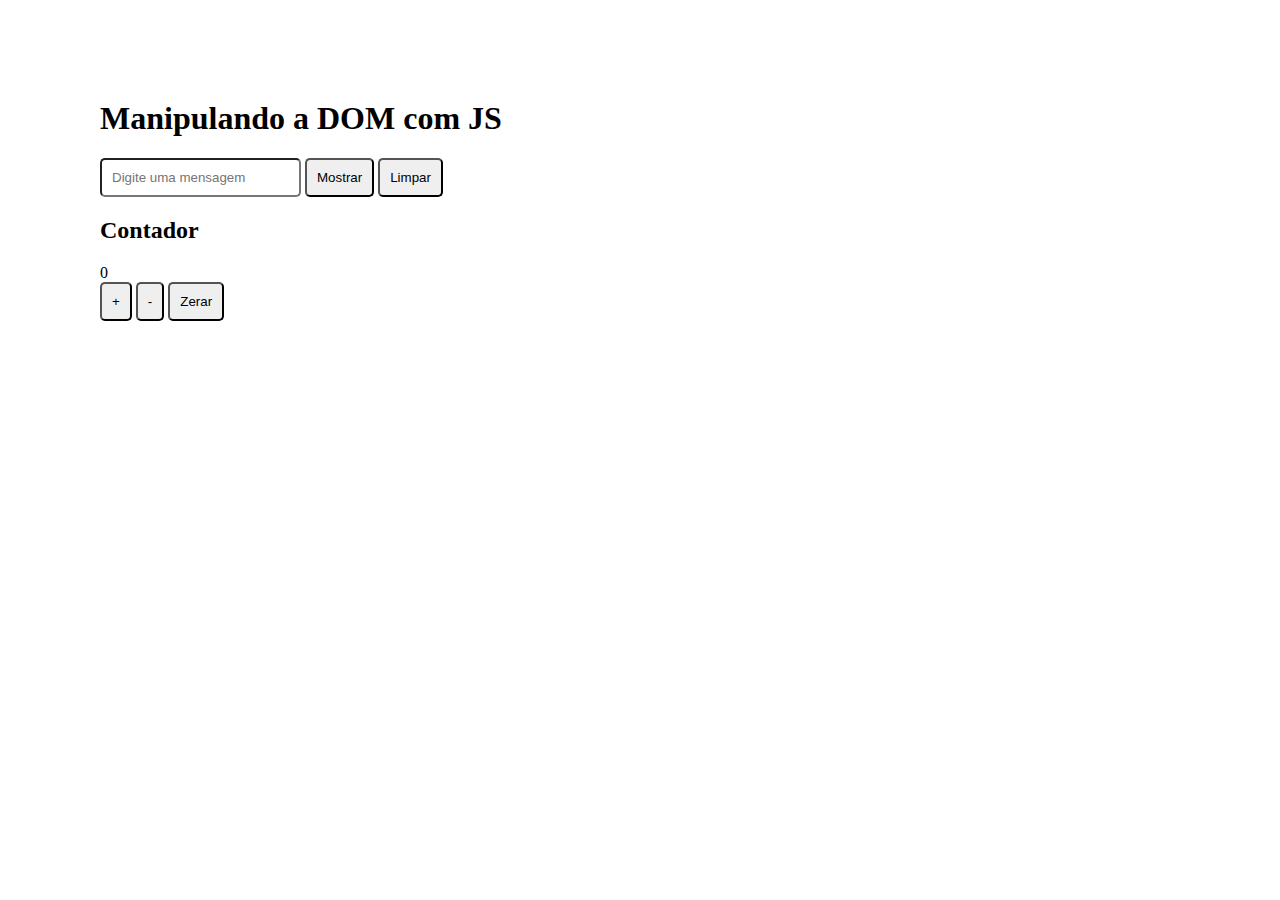
<file: Atividade implementação JS-DOM/index.html>
<!DOCTYPE html>
<html lang="en">
  <head>
    <meta charset="UTF-8" />
    <meta name="viewport" content="width=device-width, initial-scale=1.0" />
    <title>Manipulando a dom com JS</title>

    <style>
      body {
        margin-left: 100px;
        margin-top: 100px;
      }

      input {
        padding: 10px;
        border-radius: 5px;
      }

      button {
        padding: 10px;
        border-radius: 5px;
      }
    </style>
  </head>
  <body>
    <h1>Manipulando a DOM com JS</h1>

    <input type="text" id="entrada" placeholder="Digite uma mensagem" />
    <button class="btnMostrar" onclick="ExibirTexto()">Mostrar</button>
    <button class="btnLimpar" onclick="LimparTexto()">Limpar</button>

    <div id="resultado"></div>

    <h2>Contador</h2>
    <div id="contador">0</div>
    <button id="btnMais" onclick="incrementarContador()">+</button>
    <button id="btnMenos" onclick="decrementarContador()">-</button>
    <button id="btnZerar" onclick="zerarContador()">Zerar</button>

    <script src="index.js"></script>
  </body>
</html>
</file>
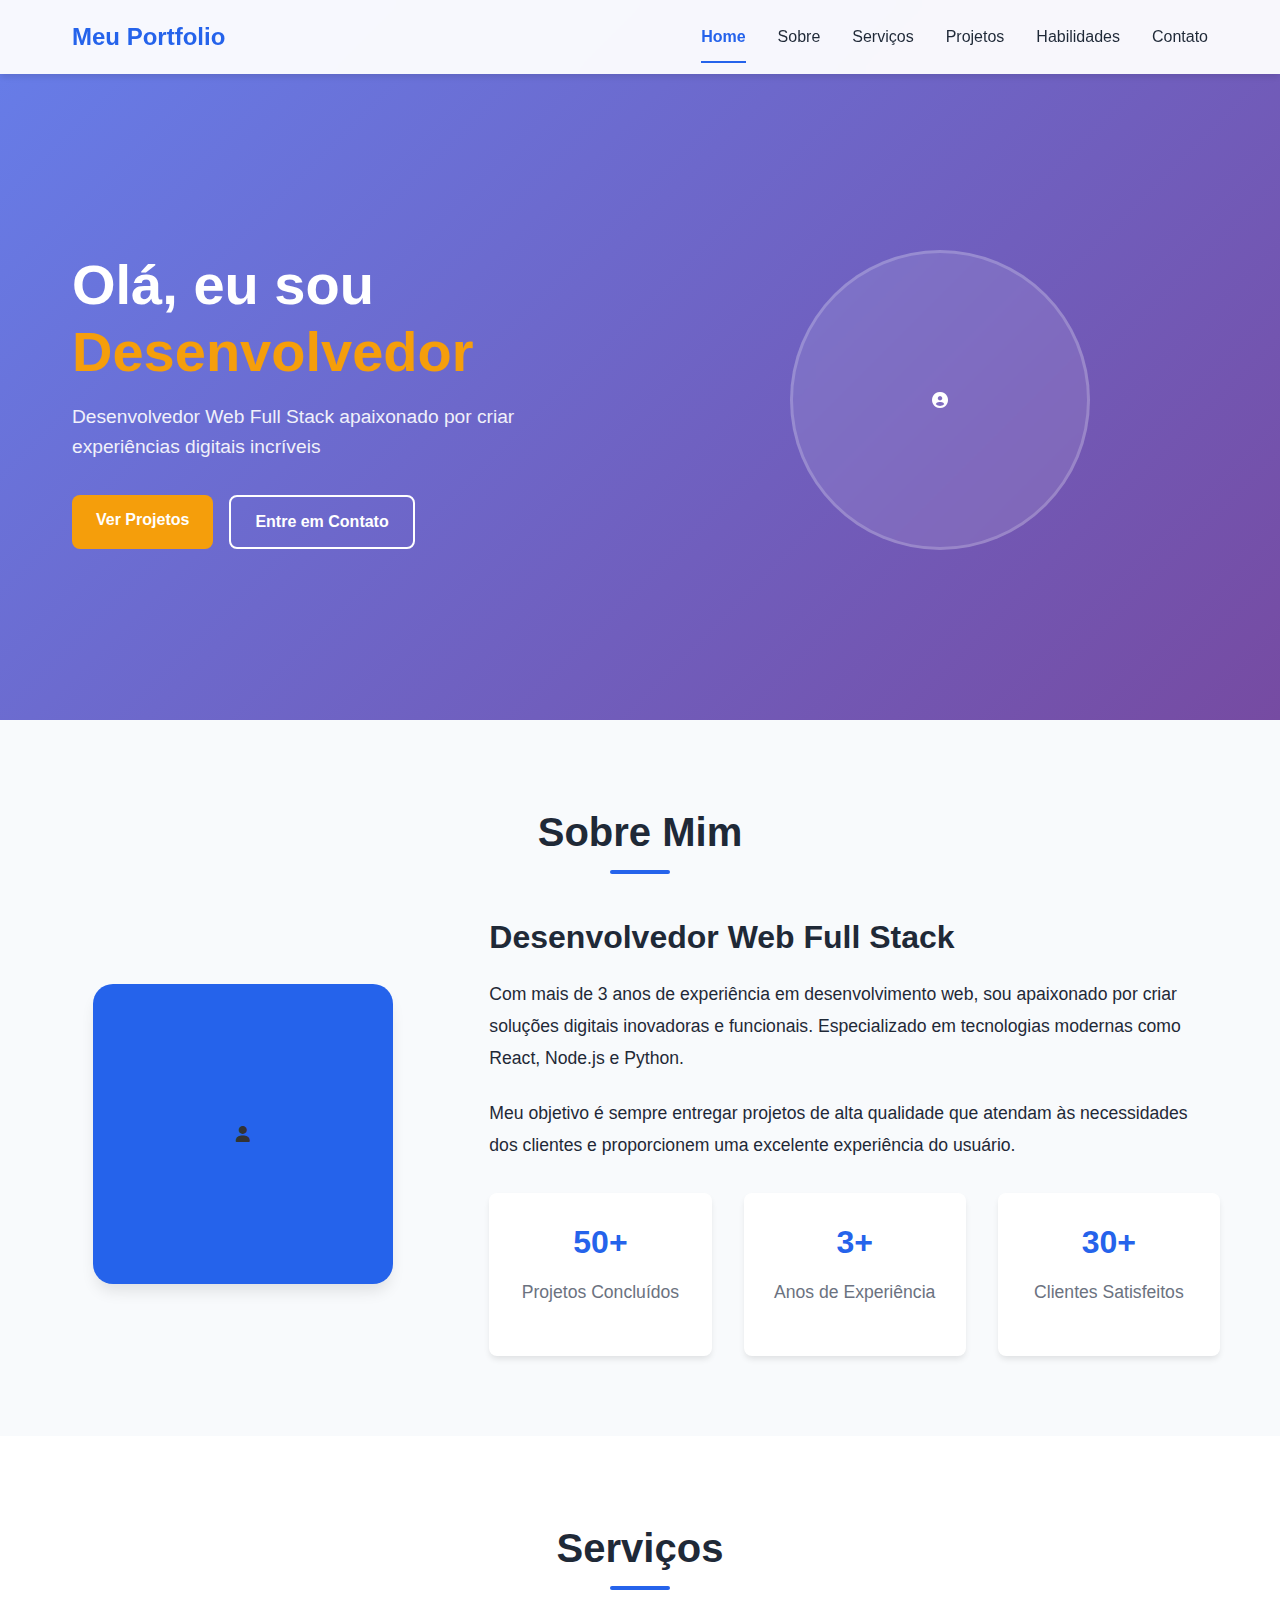
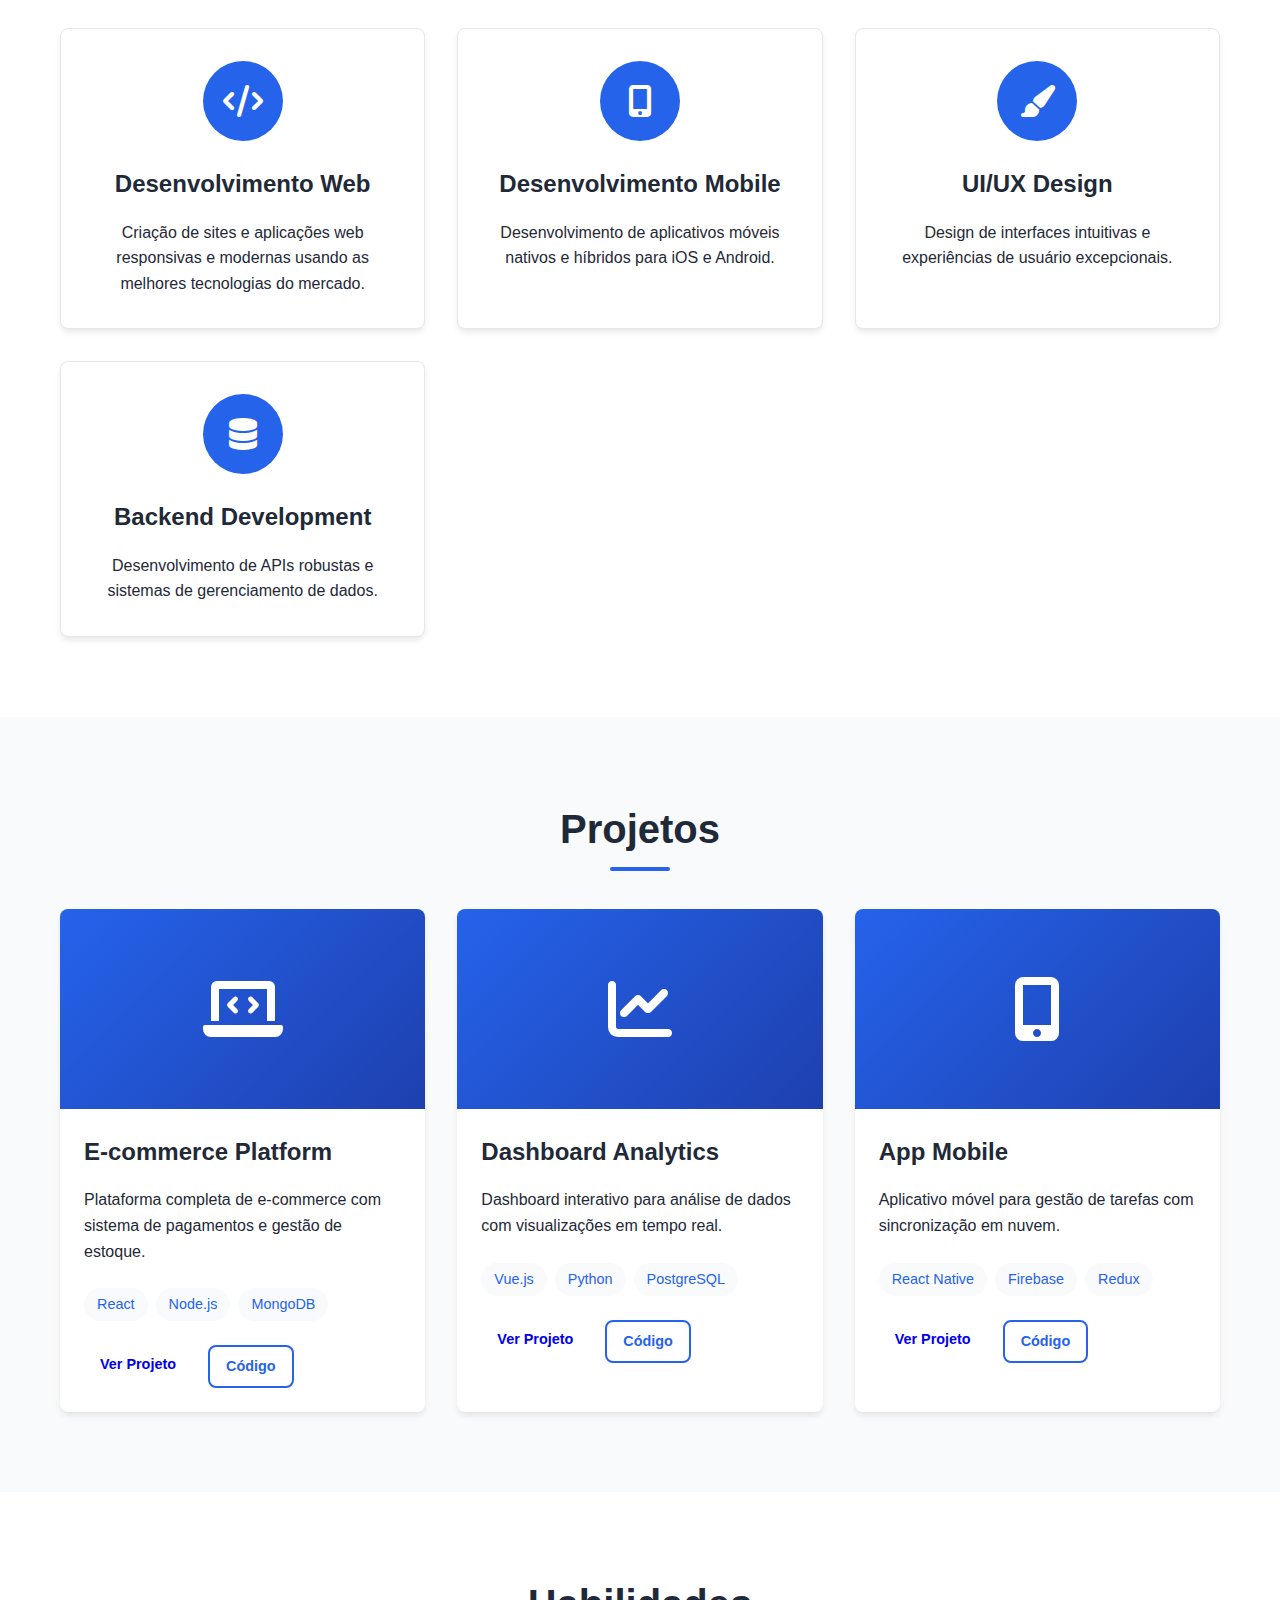
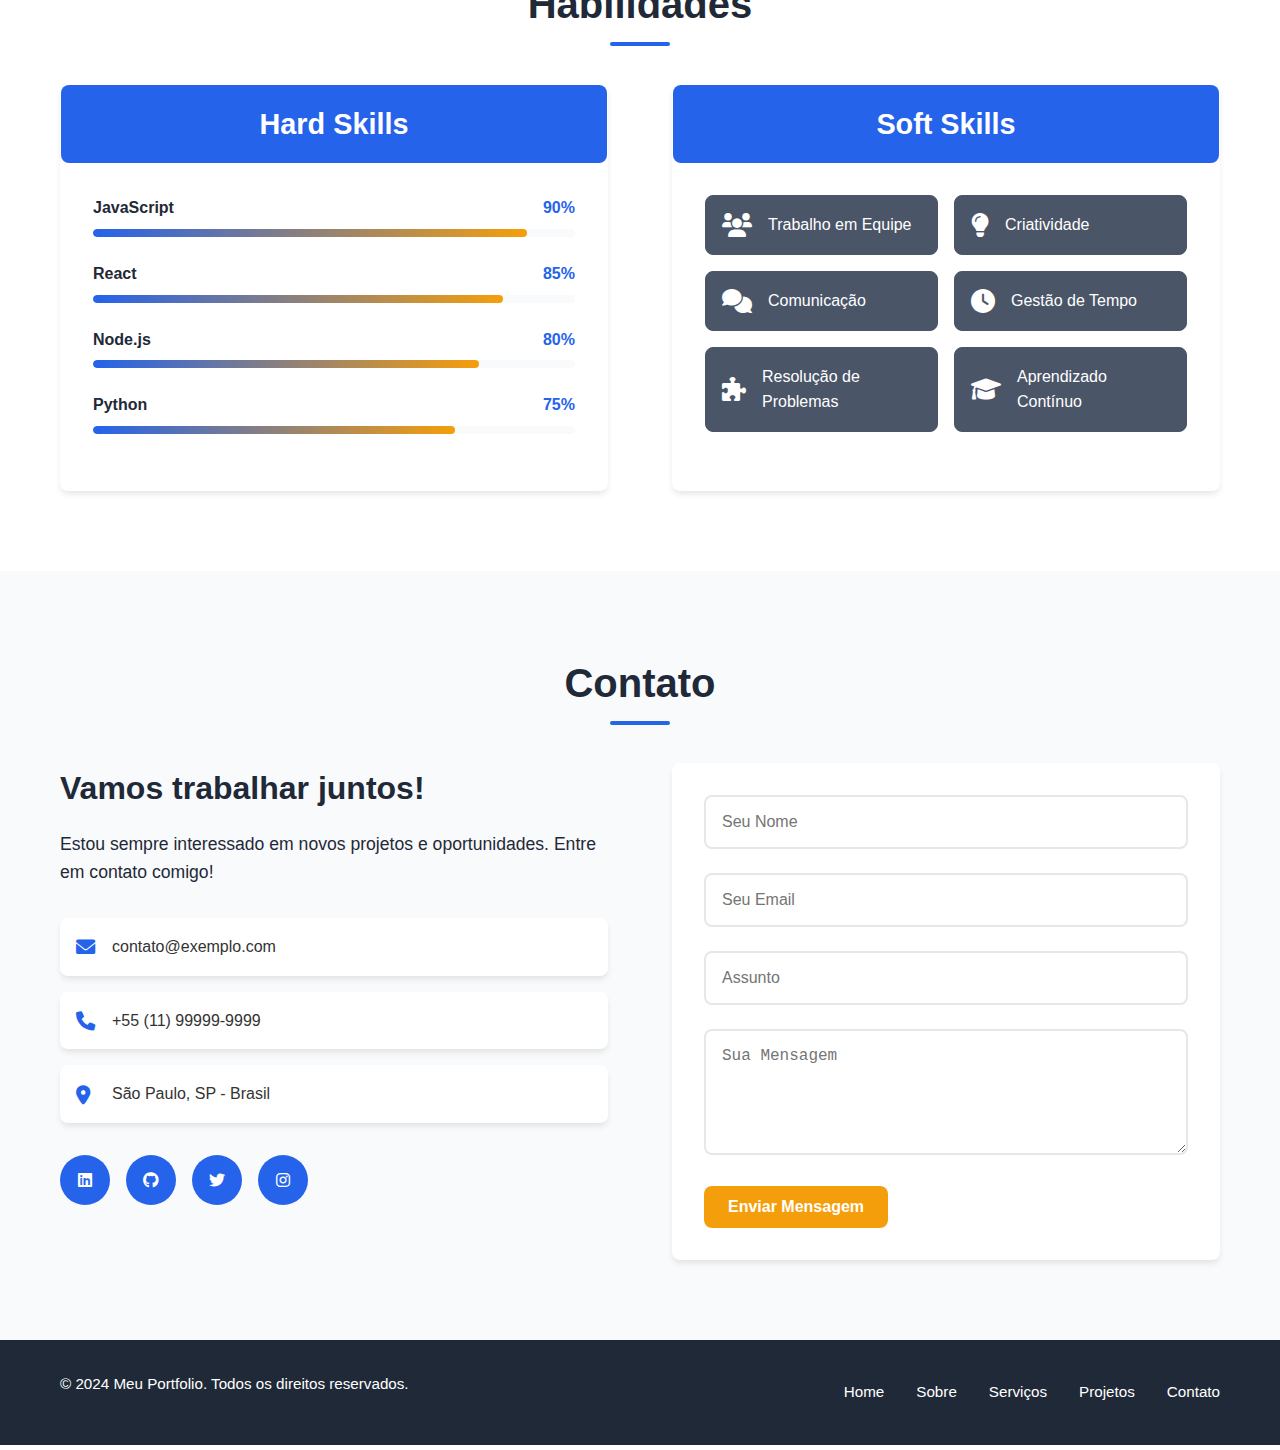
<file: Modelo Portfolio Pessoal Completo/index.html>
<!DOCTYPE html>
<html lang="pt-BR">
<head>
  <meta charset="UTF-8">
  <meta name="viewport" content="width=device-width, initial-scale=1.0">
  <title>Portfolio Pessoal</title>
  <link rel="stylesheet" href="styles.css">
  <link href="https://cdnjs.cloudflare.com/ajax/libs/font-awesome/6.0.0/css/all.min.css" rel="stylesheet">
</head>
<body>
  <!-- Header / Menu / Navegação -->
  <header class="header">
    <nav class="nav">
      <div class="nav-brand">
        <h2>Meu Portfolio</h2>
      </div>
      <ul class="nav-menu">
        <li><a href="#home" class="nav-link">Home</a></li>
        <li><a href="#about" class="nav-link">Sobre</a></li>
        <li><a href="#services" class="nav-link">Serviços</a></li>
        <li><a href="#projects" class="nav-link">Projetos</a></li>
        <li><a href="#skills" class="nav-link">Habilidades</a></li>
        <li><a href="#contact" class="nav-link">Contato</a></li>
      </ul>
      <div class="hamburger">
        <span class="bar"></span>
        <span class="bar"></span>
        <span class="bar"></span>
      </div>
    </nav>
  </header>

  <!-- Hero Section -->
  <section id="home" class="hero">
    <div class="hero-content">
      <div class="hero-text">
        <h1>Olá, eu sou <span class="highlight">Desenvolvedor</span></h1>
        <p>Desenvolvedor Web Full Stack apaixonado por criar experiências digitais incríveis</p>
        <div class="hero-buttons">
          <a href="#projects" class="btn btn-primary">Ver Projetos</a>
          <a href="#contact" class="btn btn-secondary">Entre em Contato</a>
        </div>
      </div>
      <div class="hero-image">
        <div class="profile-image">
          <i class="fas fa-user-circle"></i>
        </div>
      </div>
    </div>
  </section>

  <!-- About Section -->
  <section id="about" class="about">
    <div class="container">
      <h2 class="section-title">Sobre Mim</h2>
      <div class="about-content">
        <div class="about-image">
          <div class="image-placeholder">
            <i class="fas fa-user"></i>
          </div>
        </div>
        <div class="about-text">
          <h3>Desenvolvedor Web Full Stack</h3>
          <p>Com mais de 3 anos de experiência em desenvolvimento web, sou apaixonado por criar soluções digitais inovadoras e funcionais. Especializado em tecnologias modernas como React, Node.js e Python.</p>
          <p>Meu objetivo é sempre entregar projetos de alta qualidade que atendam às necessidades dos clientes e proporcionem uma excelente experiência do usuário.</p>
          <div class="about-stats">
            <div class="stat">
              <h4>50+</h4>
              <p>Projetos Concluídos</p>
            </div>
            <div class="stat">
              <h4>3+</h4>
              <p>Anos de Experiência</p>
            </div>
            <div class="stat">
              <h4>30+</h4>
              <p>Clientes Satisfeitos</p>
            </div>
          </div>
        </div>
      </div>
    </div>
  </section>

  <!-- Services Section -->
  <section id="services" class="services">
    <div class="container">
      <h2 class="section-title">Serviços</h2>
      <div class="services-grid">
        <div class="service-card">
          <div class="service-icon">
            <i class="fas fa-code"></i>
          </div>
          <h3>Desenvolvimento Web</h3>
          <p>Criação de sites e aplicações web responsivas e modernas usando as melhores tecnologias do mercado.</p>
        </div>
        <div class="service-card">
          <div class="service-icon">
            <i class="fas fa-mobile-alt"></i>
          </div>
          <h3>Desenvolvimento Mobile</h3>
          <p>Desenvolvimento de aplicativos móveis nativos e híbridos para iOS e Android.</p>
        </div>
        <div class="service-card">
          <div class="service-icon">
            <i class="fas fa-paint-brush"></i>
          </div>
          <h3>UI/UX Design</h3>
          <p>Design de interfaces intuitivas e experiências de usuário excepcionais.</p>
        </div>
        <div class="service-card">
          <div class="service-icon">
            <i class="fas fa-database"></i>
          </div>
          <h3>Backend Development</h3>
          <p>Desenvolvimento de APIs robustas e sistemas de gerenciamento de dados.</p>
        </div>
      </div>
    </div>
  </section>

  <!-- Projects Section -->
  <section id="projects" class="projects">
    <div class="container">
      <h2 class="section-title">Projetos</h2>
      <div class="projects-grid">
        <div class="project-card">
          <div class="project-image">
            <i class="fas fa-laptop-code"></i>
          </div>
          <div class="project-content">
            <h3>E-commerce Platform</h3>
            <p>Plataforma completa de e-commerce com sistema de pagamentos e gestão de estoque.</p>
            <div class="project-tech">
              <span>React</span>
              <span>Node.js</span>
              <span>MongoDB</span>
            </div>
            <div class="project-links">
              <a href="#" class="btn btn-small">Ver Projeto</a>
              <a href="#" class="btn btn-small btn-outline">Código</a>
            </div>
          </div>
        </div>
        <div class="project-card">
          <div class="project-image">
            <i class="fas fa-chart-line"></i>
          </div>
          <div class="project-content">
            <h3>Dashboard Analytics</h3>
            <p>Dashboard interativo para análise de dados com visualizações em tempo real.</p>
            <div class="project-tech">
              <span>Vue.js</span>
              <span>Python</span>
              <span>PostgreSQL</span>
            </div>
            <div class="project-links">
              <a href="#" class="btn btn-small">Ver Projeto</a>
              <a href="#" class="btn btn-small btn-outline">Código</a>
            </div>
          </div>
        </div>
        <div class="project-card">
          <div class="project-image">
            <i class="fas fa-mobile-alt"></i>
          </div>
          <div class="project-content">
            <h3>App Mobile</h3>
            <p>Aplicativo móvel para gestão de tarefas com sincronização em nuvem.</p>
            <div class="project-tech">
              <span>React Native</span>
              <span>Firebase</span>
              <span>Redux</span>
            </div>
            <div class="project-links">
              <a href="#" class="btn btn-small">Ver Projeto</a>
              <a href="#" class="btn btn-small btn-outline">Código</a>
            </div>
          </div>
        </div>
      </div>
    </div>
  </section>

  <!-- Skills Section -->
  <section id="skills" class="skills">
    <div class="container">
      <h2 class="section-title">Habilidades</h2>
      <div class="skills-content">
        <div class="skills-category">
          <h3>Hard Skills</h3>
          <div class="skills-grid">
            <div class="skill-item">
              <div class="skill-info">
                <span>JavaScript</span>
                <span>90%</span>
              </div>
              <div class="skill-bar">
                <div class="skill-progress" style="width: 90%"></div>
              </div>
            </div>
            <div class="skill-item">
              <div class="skill-info">
                <span>React</span>
                <span>85%</span>
              </div>
              <div class="skill-bar">
                <div class="skill-progress" style="width: 85%"></div>
              </div>
            </div>
            <div class="skill-item">
              <div class="skill-info">
                <span>Node.js</span>
                <span>80%</span>
              </div>
              <div class="skill-bar">
                <div class="skill-progress" style="width: 80%"></div>
              </div>
            </div>
            <div class="skill-item">
              <div class="skill-info">
                <span>Python</span>
                <span>75%</span>
              </div>
              <div class="skill-bar">
                <div class="skill-progress" style="width: 75%"></div>
              </div>
            </div>
          </div>
        </div>
        <div class="skills-category">
          <h3>Soft Skills</h3>
          <div class="soft-skills">
            <div class="soft-skill">
              <i class="fas fa-users"></i>
              <span>Trabalho em Equipe</span>
            </div>
            <div class="soft-skill">
              <i class="fas fa-lightbulb"></i>
              <span>Criatividade</span>
            </div>
            <div class="soft-skill">
              <i class="fas fa-comments"></i>
              <span>Comunicação</span>
            </div>
            <div class="soft-skill">
              <i class="fas fa-clock"></i>
              <span>Gestão de Tempo</span>
            </div>
            <div class="soft-skill">
              <i class="fas fa-puzzle-piece"></i>
              <span>Resolução de Problemas</span>
            </div>
            <div class="soft-skill">
              <i class="fas fa-graduation-cap"></i>
              <span>Aprendizado Contínuo</span>
            </div>
          </div>
        </div>
      </div>
    </div>
  </section>

  <!-- Contact Section -->
  <section id="contact" class="contact">
    <div class="container">
      <h2 class="section-title">Contato</h2>
      <div class="contact-content">
        <div class="contact-info">
          <h3>Vamos trabalhar juntos!</h3>
          <p>Estou sempre interessado em novos projetos e oportunidades. Entre em contato comigo!</p>
          <div class="contact-details">
            <div class="contact-item">
              <i class="fas fa-envelope"></i>
              <span>contato@exemplo.com</span>
            </div>
            <div class="contact-item">
              <i class="fas fa-phone"></i>
              <span>+55 (11) 99999-9999</span>
            </div>
            <div class="contact-item">
              <i class="fas fa-map-marker-alt"></i>
              <span>São Paulo, SP - Brasil</span>
            </div>
          </div>
          <div class="social-links">
            <a href="#" class="social-link"><i class="fab fa-linkedin"></i></a>
            <a href="#" class="social-link"><i class="fab fa-github"></i></a>
            <a href="#" class="social-link"><i class="fab fa-twitter"></i></a>
            <a href="#" class="social-link"><i class="fab fa-instagram"></i></a>
          </div>
        </div>
        <form class="contact-form">
          <div class="form-group">
            <input type="text" placeholder="Seu Nome" required>
          </div>
          <div class="form-group">
            <input type="email" placeholder="Seu Email" required>
          </div>
          <div class="form-group">
            <input type="text" placeholder="Assunto" required>
          </div>
          <div class="form-group">
            <textarea placeholder="Sua Mensagem" rows="5" required></textarea>
          </div>
          <button type="submit" class="btn btn-primary">Enviar Mensagem</button>
        </form>
      </div>
    </div>
  </section>

  <!-- Footer -->
  <footer class="footer">
    <div class="container">
      <div class="footer-content">
        <div class="footer-text">
          <p>&copy; 2024 Meu Portfolio. Todos os direitos reservados.</p>
        </div>
        <div class="footer-links">
          <a href="#home">Home</a>
          <a href="#about">Sobre</a>
          <a href="#services">Serviços</a>
          <a href="#projects">Projetos</a>
          <a href="#contact">Contato</a>
        </div>
      </div>
    </div>
  </footer>

  <script src="script.js"></script>
</body>
</html>
</file>
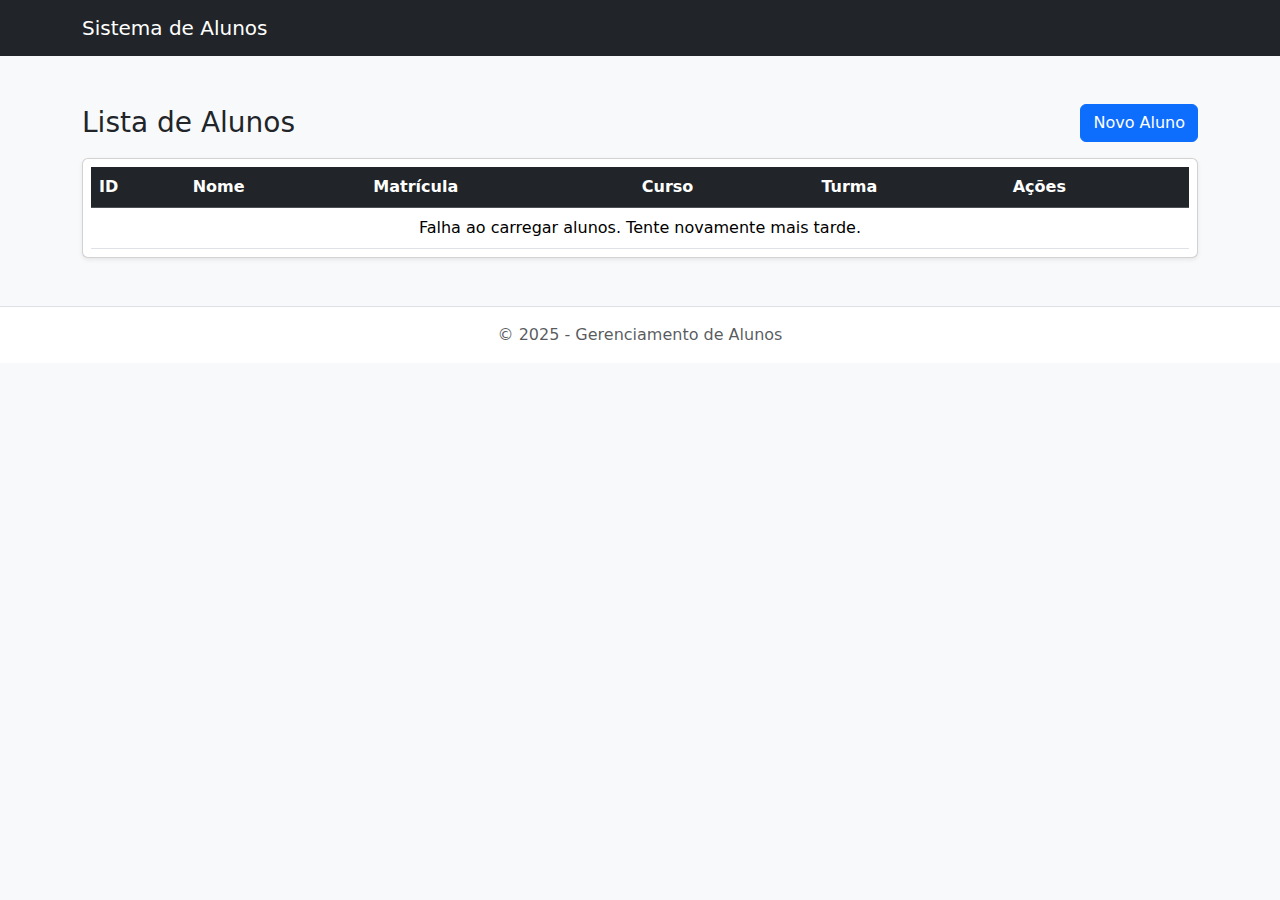
<file: Pratica06-CRUD/index.html>
<!DOCTYPE html>
<html lang="pt-BR">
<head>
    <meta charset="UTF-8">
    <meta name="viewport" content="width=device-width, initial-scale=1.0">
    <title>CRUD Alunos</title>
    <!-- Bootstrap 5 CSS -->
    <link href="https://cdn.jsdelivr.net/npm/bootstrap@5.3.3/dist/css/bootstrap.min.css" rel="stylesheet">
</head>
<body class="bg-light">
    <nav class="navbar navbar-dark bg-dark mb-4">
        <div class="container">
            <a class="navbar-brand" href="#">Sistema de Alunos</a>
        </div>
    </nav>

    <main class="container py-4">
        <div class="d-flex justify-content-between align-items-center mb-3">
            <h3 class="mb-0">Lista de Alunos</h3>
            <a href="form.html" class="btn btn-primary">Novo Aluno</a>
        </div>

        <div class="card shadow-sm">
            <div class="card-body p-2">
                <div class="table-responsive">
                    <table class="table table-hover mb-0">
                        <thead class="table-dark">
                            <tr>
                                <th>ID</th>
                                <th>Nome</th>
                                <th>Matrícula</th>
                                <th>Curso</th>
                                <th>Turma</th>
                                <th>Ações</th>
                            </tr>
                        </thead>
                        <tbody id="alunosTabela">
                            <!-- Os alunos serão inseridos aqui pelo JavaScript -->
                        </tbody>
                    </table>
                </div>
            </div>
        </div>
    </main>

    <footer class="bg-white py-3 mt-4 border-top">
        <div class="container text-center text-muted">&copy; 2025 - Gerenciamento de Alunos</div>
    </footer>

    <!-- Bootstrap 5 JS -->
    <script src="https://cdn.jsdelivr.net/npm/bootstrap@5.3.3/dist/js/bootstrap.bundle.min.js"></script>
    <!-- Script para listar e excluir alunos -->
    <script src="listar.js"></script>
</body>
</html>
</file>
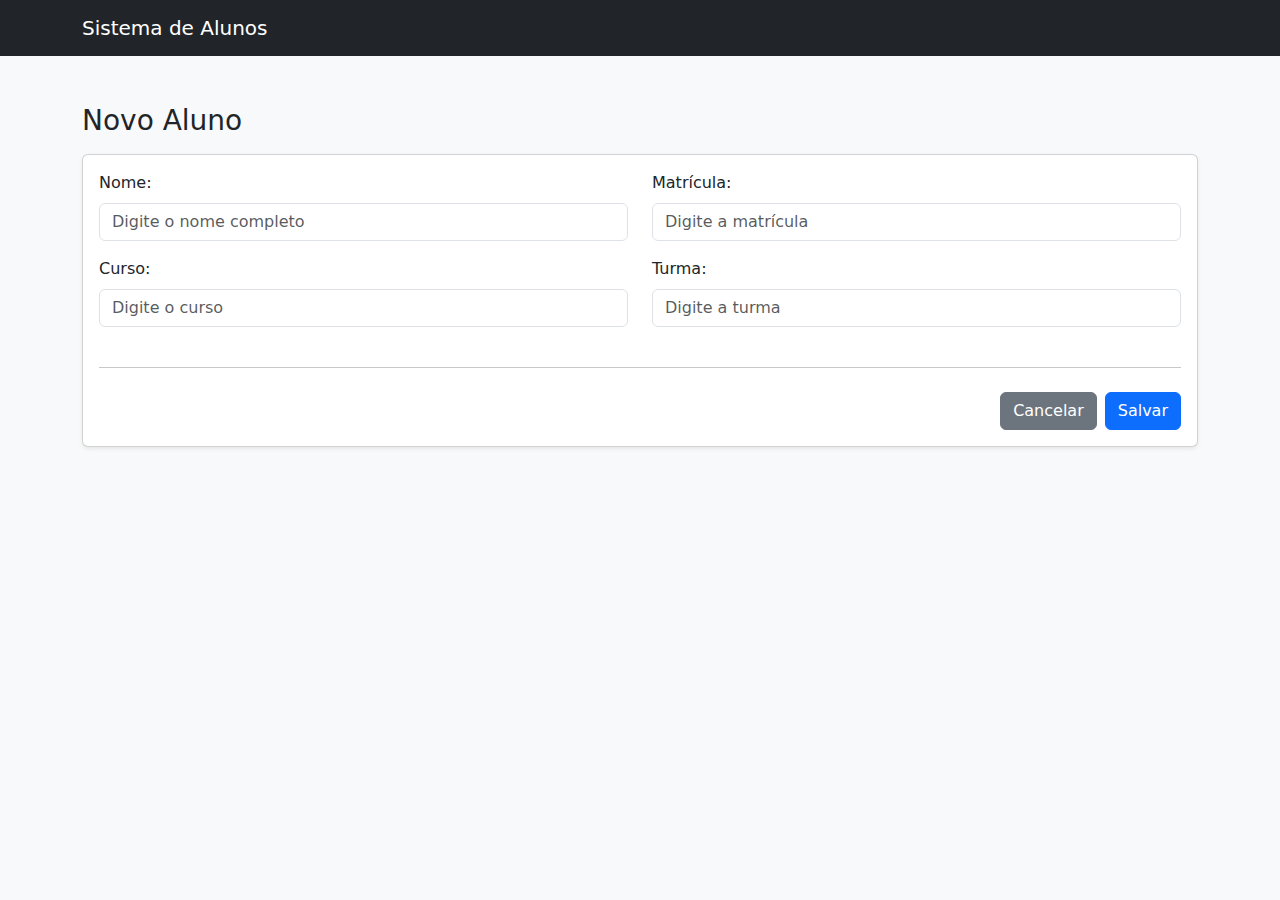
<file: Pratica06-CRUD/Form.html>
<!DOCTYPE html>
<html lang="pt-BR">
<head>
    <meta charset="UTF-8">
    <meta name="viewport" content="width=device-width, initial-scale=1.0">
    <title>Formulário de Aluno</title>
    <!-- Bootstrap 5 CSS -->
    <link href="https://cdn.jsdelivr.net/npm/bootstrap@5.3.3/dist/css/bootstrap.min.css" rel="stylesheet">
</head>
<body class="bg-light">
    <nav class="navbar navbar-dark bg-dark mb-4">
        <div class="container">
            <a class="navbar-brand" href="#">Sistema de Alunos</a>
        </div>
    </nav>

    <main class="container py-4">
        <h3 id="form-title" class="mb-3">Novo Aluno</h3>

        <div class="card shadow-sm">
            <div class="card-body">
                <form id="alunoForm">
                    <!-- Campo oculto para armazenar o ID do aluno durante a edição -->
                    <input type="hidden" id="alunoId">

                    <div class="row">
                        <div class="col-md-6 mb-3">
                            <label for="nome" class="form-label">Nome:</label>
                            <input type="text" class="form-control" id="nome" placeholder="Digite o nome completo" required>
                        </div>
                        <div class="col-md-6 mb-3">
                            <label for="matricula" class="form-label">Matrícula:</label>
                            <input type="text" class="form-control" id="matricula" placeholder="Digite a matrícula" required>
                        </div>
                    </div>

                    <div class="row">
                        <div class="col-md-6 mb-3">
                            <label for="curso" class="form-label">Curso:</label>
                            <input type="text" class="form-control" id="curso" placeholder="Digite o curso" required>
                        </div>
                        <div class="col-md-6 mb-3">
                            <label for="turma" class="form-label">Turma:</label>
                            <input type="text" class="form-control" id="turma" placeholder="Digite a turma" required>
                        </div>
                    </div>

                    <hr class="my-4">

                    <div class="d-flex justify-content-end">
                        <a href="index.html" class="btn btn-secondary me-2">Cancelar</a>
                        <button type="submit" class="btn btn-primary">Salvar</button>
                    </div>
                </form>
            </div>
        </div>
    </main>

    <!-- Bootstrap 5 JS -->
    <script src="https://cdn.jsdelivr.net/npm/bootstrap@5.3.3/dist/js/bootstrap.bundle.min.js"></script>
    <!-- Script para lógica do formulário -->
    <script src="formulario.js"></script>
</body>
</html>
</file>
<file: Modelo Portfolio Pessoal Completo/styles.css>
/* Reset e configurações básicas */
* {
  margin: 0;
  padding: 0;
  box-sizing: border-box;
}

html {
  scroll-behavior: smooth;
}

body {
  font-family: "Segoe UI", Tahoma, Geneva, Verdana, sans-serif;
  line-height: 1.6;
  color: #333;
  overflow-x: hidden;
}

.container {
  max-width: 1200px;
  margin: 0 auto;
  padding: 0 20px;
}

/* Variáveis CSS */
:root {
  --primary-color: #2563eb;
  --secondary-color: #1e40af;
  --accent-color: #f59e0b;
  --text-dark: #1f2937;
  --text-light: #6b7280;
  --bg-light: #f8fafc;
  --bg-white: #ffffff;
  --shadow: 0 4px 6px -1px rgba(0, 0, 0, 0.1);
  --shadow-lg: 0 10px 15px -3px rgba(0, 0, 0, 0.1);
  --border-radius: 8px;
  --transition: all 0.3s ease;
}

/* Tema Dark */
[data-theme="dark"] {
  --primary-color: #3b82f6;
  --secondary-color: #1d4ed8;
  --accent-color: #fbbf24;
  --text-dark: #f9fafb;
  --text-light: #d1d5db;
  --bg-light: #111827;
  --bg-white: #1f2937;
  --shadow: 0 4px 6px -1px rgba(0, 0, 0, 0.3);
  --shadow-lg: 0 10px 15px -3px rgba(0, 0, 0, 0.3);
}

/* Header */
.header {
  position: fixed;
  top: 0;
  left: 0;
  width: 100%;
  background: rgba(255, 255, 255, 0.95);
  backdrop-filter: blur(10px);
  z-index: 1000;
  box-shadow: var(--shadow);
  transition: var(--transition);
}

.nav {
  display: flex;
  justify-content: space-between;
  align-items: center;
  padding: 1rem 2rem;
  max-width: 1200px;
  margin: 0 auto;
}

.nav-brand h2 {
  color: var(--primary-color);
  font-size: 1.5rem;
  font-weight: 700;
}

.nav-menu {
  display: flex;
  list-style: none;
  gap: 2rem;
}

.nav-controls {
  display: flex;
  align-items: center;
  gap: 1rem;
}

.theme-toggle {
  background: none;
  border: none;
  color: var(--text-dark);
  font-size: 1.2rem;
  cursor: pointer;
  padding: 0.5rem;
  border-radius: 50%;
  transition: var(--transition);
  display: flex;
  align-items: center;
  justify-content: center;
  width: 40px;
  height: 40px;
}

.theme-toggle:hover {
  background: var(--bg-light);
  color: var(--primary-color);
  transform: scale(1.1);
}

.nav-link {
  text-decoration: none;
  color: var(--text-dark);
  font-weight: 500;
  transition: var(--transition);
  position: relative;
  padding: 0.5rem 0;
  display: block;
}

.nav-link:hover {
  color: var(--primary-color);
}

.nav-link::after {
  content: "";
  position: absolute;
  bottom: -5px;
  left: 0;
  width: 0;
  height: 2px;
  background: var(--primary-color);
  transition: var(--transition);
}

.nav-link:hover::after {
  width: 100%;
}

.hamburger {
  display: none;
  flex-direction: column;
  cursor: pointer;
}

.bar {
  width: 25px;
  height: 3px;
  background: var(--text-dark);
  margin: 3px 0;
  transition: var(--transition);
}

/* Hero Section */
.hero {
  min-height: 80vh;
  display: flex;
  align-items: center;
  background: linear-gradient(135deg, #667eea 0%, #764ba2 100%);
  color: white;
  padding-top: 80px;
  transition: var(--transition);
}

/* Hero Dark Theme */
[data-theme="dark"] .hero {
  background: linear-gradient(135deg, #1e293b 0%, #0f172a 100%);
}

.hero-content {
  max-width: 1200px;
  margin: 0 auto;
  padding: 0 2rem;
  display: grid;
  grid-template-columns: 1fr 1fr;
  gap: 4rem;
  align-items: center;
}

.hero-text h1 {
  font-size: 3.5rem;
  font-weight: 700;
  margin-bottom: 1rem;
  line-height: 1.2;
  color: white;
}

.highlight {
  color: var(--accent-color);
}

.hero-text p {
  font-size: 1.2rem;
  margin-bottom: 1rem;
  opacity: 0.9;
  color: white;
}

.hero-buttons {
  display: flex;
  gap: 1rem;
  margin-top: 2rem;
}

.btn {
  display: inline-block;
  padding: 12px 24px;
  text-decoration: none;
  border-radius: var(--border-radius);
  font-weight: 600;
  transition: var(--transition);
  border: none;
  cursor: pointer;
  font-size: 1rem;
}

.btn-primary {
  background: var(--accent-color);
  color: white;
}

.btn-primary:hover {
  background: #d97706;
  transform: translateY(-2px);
}

.btn-secondary {
  background: transparent;
  color: white;
  border: 2px solid white;
}

.btn-secondary:hover {
  background: white;
  color: var(--primary-color);
}

/* Botão secundário no tema dark */
[data-theme="dark"] .btn-secondary {
  background: transparent;
  color: white;
  border: 2px solid white;
}

[data-theme="dark"] .btn-secondary:hover {
  background: white;
  color: var(--primary-color);
}

.btn-small {
  padding: 8px 16px;
  font-size: 0.9rem;
}

.btn-outline {
  background: transparent;
  border: 2px solid var(--primary-color);
  color: var(--primary-color);
}

.btn-outline:hover {
  background: var(--primary-color);
  color: white;
  transform: translateY(-2px);
  box-shadow: 0 4px 12px rgba(37, 99, 235, 0.3);
}
/* Animações específicas para botões de projeto */
.project-links .btn {
  transition: all 0.3s ease;
  position: relative;
  overflow: hidden;
}

.project-links .btn::before {
  content: "";
  position: absolute;
  top: 0;
  left: -100%;
  width: 100%;
  height: 100%;
  background: linear-gradient(
    90deg,
    transparent,
    rgba(255, 255, 255, 0.2),
    transparent
  );
  transition: left 0.5s;
}

.project-links .btn:hover::before {
  left: 100%;
}

.project-links .btn-primary:hover {
  background: var(--secondary-color);
  transform: translateY(-3px);
  box-shadow: 0 6px 20px rgba(37, 99, 235, 0.4);
}

.project-links .btn-outline:hover {
  background: var(--primary-color);
  color: white;
  transform: translateY(-3px);
  box-shadow: 0 6px 20px rgba(37, 99, 235, 0.4);
}

.hero-image {
  display: flex;
  justify-content: center;
  align-items: center;
}

.profile-image {
  width: 300px;
  height: 300px;
  border-radius: 50%;
  background: rgba(255, 255, 255, 0.1);
  display: flex;
  align-items: center;
  justify-content: center;
  backdrop-filter: blur(10px);
  border: 3px solid rgba(255, 255, 255, 0.2);
  overflow: hidden;
}

.profile-image img {
  width: 100%;
  height: 100%;
  object-fit: cover;
  border-radius: 50%;
}

/* Section Titles */
.section-title {
  text-align: center;
  font-size: 2.5rem;
  font-weight: 700;
  margin-bottom: 3rem;
  color: var(--text-dark);
  position: relative;
}

.section-title::after {
  content: "";
  position: absolute;
  bottom: -10px;
  left: 50%;
  transform: translateX(-50%);
  width: 60px;
  height: 4px;
  background: var(--primary-color);
  border-radius: 2px;
}

/* About Section */
.about {
  padding: 5rem 0;
  background: var(--bg-light);
}

.about-content {
  display: grid;
  grid-template-columns: 1fr 2fr;
  gap: 4rem;
  align-items: center;
}

.about-image {
  display: flex;
  justify-content: center;
}

.image-placeholder {
  width: 300px;
  height: 300px;
  background: var(--primary-color);
  border-radius: 20px;
  display: flex;
  align-items: center;
  justify-content: center;
  box-shadow: var(--shadow-lg);
  overflow: hidden;
}

.image-placeholder img {
  width: 100%;
  height: 100%;
  object-fit: cover;
  border-radius: 20px;
}

.about-text h3 {
  font-size: 2rem;
  color: var(--text-dark);
  margin-bottom: 1rem;
}

.about-text p {
  color: var(--text-dark);
  margin-bottom: 1.5rem;
  font-size: 1.1rem;
  line-height: 1.8;
  font-weight: 400;
}

.about-stats {
  display: grid;
  grid-template-columns: repeat(3, 1fr);
  gap: 2rem;
  margin-top: 2rem;
}

.stat {
  text-align: center;
  padding: 1.5rem;
  background: white;
  border-radius: var(--border-radius);
  box-shadow: var(--shadow);
}

.stat h4 {
  font-size: 2rem;
  color: var(--primary-color);
  font-weight: 700;
  margin-bottom: 0.5rem;
}

.stat p {
  color: var(--text-light);
  font-weight: 500;
}

/* Services Section */
.services {
  padding: 5rem 0;
  background: var(--bg-white);
  transition: var(--transition);
}

/* Tema dark para a seção services */
[data-theme="dark"] .services {
  background: var(--bg-light);
}

.services-grid {
  display: grid;
  grid-template-columns: repeat(auto-fit, minmax(280px, 1fr));
  gap: 2rem;
}

.service-card {
  background: var(--bg-white);
  padding: 2rem;
  border-radius: var(--border-radius);
  box-shadow: var(--shadow);
  text-align: center;
  transition: var(--transition);
  border: 1px solid #e5e7eb;
}

/* Tema dark para os cards de serviços */
[data-theme="dark"] .service-card {
  background: #2d3748;
  border-color: #4a5568;
}

.service-card:hover {
  transform: translateY(-5px);
  box-shadow: var(--shadow-lg);
}

.service-icon {
  width: 80px;
  height: 80px;
  background: var(--primary-color);
  border-radius: 50%;
  display: flex;
  align-items: center;
  justify-content: center;
  margin: 0 auto 1.5rem;
  transition: var(--transition);
}

.service-icon i {
  font-size: 2rem;
  color: white;
}

.service-card h3 {
  font-size: 1.5rem;
  color: var(--text-dark);
  margin-bottom: 1rem;
  font-weight: 600;
}

/* Títulos brancos no tema dark */
[data-theme="dark"] .service-card h3 {
  color: white;
}

.service-card p {
  color: var(--text-dark);
  line-height: 1.6;
  font-weight: 400;
}

/* Textos brancos no tema dark */
[data-theme="dark"] .service-card p {
  color: white;
  opacity: 0.9;
}

/* Projects Section */
.projects {
  padding: 5rem 0;
  background: var(--bg-light);
}

.projects-grid {
  display: grid;
  grid-template-columns: repeat(auto-fit, minmax(350px, 1fr));
  gap: 2rem;
}

.project-card {
  background: white;
  border-radius: var(--border-radius);
  overflow: hidden;
  box-shadow: var(--shadow);
  transition: var(--transition);
}

.project-card:hover {
  transform: translateY(-5px);
  box-shadow: var(--shadow-lg);
}

.project-image {
  height: 200px;
  background: linear-gradient(
    135deg,
    var(--primary-color),
    var(--secondary-color)
  );
  display: flex;
  align-items: center;
  justify-content: center;
}

.project-image i {
  font-size: 4rem;
  color: white;
}

.project-content {
  padding: 1.5rem;
}

.project-content h3 {
  font-size: 1.5rem;
  color: var(--text-dark);
  margin-bottom: 1rem;
}

.project-content p {
  color: var(--text-dark);
  margin-bottom: 1.5rem;
  font-weight: 400;
  line-height: 1.6;
}

.project-tech {
  display: flex;
  flex-wrap: wrap;
  gap: 0.5rem;
  margin-bottom: 1.5rem;
}

.project-tech span {
  background: var(--bg-light);
  color: var(--primary-color);
  padding: 0.25rem 0.75rem;
  border-radius: 20px;
  font-size: 0.9rem;
  font-weight: 500;
  transition: var(--transition);
  border: 1px solid transparent;
}

.project-tech span:hover {
  background: var(--primary-color);
  color: white;
  transform: translateY(-2px);
  box-shadow: 0 4px 8px rgba(0, 0, 0, 0.1);
}

.project-links {
  display: flex;
  gap: 1rem;
}

/* Skills Section */
.skills {
  padding: 5rem 0;
  background: var(--bg-white);
  transition: var(--transition);
}

/* Tema dark para a seção skills */
[data-theme="dark"] .skills {
  background: var(--bg-light);
}

.skills-content {
  display: grid;
  grid-template-columns: 1fr 1fr;
  gap: 4rem;
}

.skills-category {
  background: var(--bg-white);
  border-radius: var(--border-radius);
  padding: 2rem;
  box-shadow: var(--shadow);
  border: 1px solid transparent;
  transition: var(--transition);
}

/* Tema dark para os containers de habilidades */
[data-theme="dark"] .skills-category {
  background: #2d3748;
  border-color: #4a5568;
}

.skills-category h3 {
  font-size: 1.8rem;
  color: white;
  margin-bottom: 2rem;
  text-align: center;
  background: var(--primary-color);
  padding: 1rem;
  border-radius: var(--border-radius);
  margin: -2rem -2rem 2rem -2rem;
  font-weight: 700;
}

.skill-item {
  margin-bottom: 1.5rem;
}

.skill-info {
  display: flex;
  justify-content: space-between;
  margin-bottom: 0.5rem;
}

.skill-info span:first-child {
  font-weight: 600;
  color: var(--text-dark);
}

/* No tema dark, textos das skills ficam brancos */
[data-theme="dark"] .skill-info span:first-child {
  color: white;
}

.skill-info span:last-child {
  color: var(--primary-color);
  font-weight: 600;
}

.skill-bar {
  height: 8px;
  background: var(--bg-light);
  border-radius: 4px;
  overflow: hidden;
}

/* No tema dark, fundo da barra de progresso fica mais escuro */
[data-theme="dark"] .skill-bar {
  background: #1a202c;
}

.skill-progress {
  height: 100%;
  background: linear-gradient(90deg, var(--primary-color), var(--accent-color));
  border-radius: 4px;
  transition: width 1s ease;
}

.soft-skills {
  display: grid;
  grid-template-columns: repeat(2, 1fr);
  gap: 1rem;
}

.soft-skill {
  display: flex;
  align-items: center;
  gap: 1rem;
  padding: 1rem;
  background: #4a5568;
  border-radius: var(--border-radius);
  transition: var(--transition);
  border: 1px solid #4a5568;
}

/* No tema light, soft skills têm fundo claro */
[data-theme="light"] .soft-skill {
  background: var(--bg-light);
  border-color: #e2e8f0;
}

.soft-skill:hover {
  background: var(--primary-color);
  color: white;
  transform: translateX(5px);
  border-color: var(--primary-color);
}

.soft-skill i {
  font-size: 1.5rem;
  color: white;
  transition: var(--transition);
}

/* No tema light, ícones são azuis */
[data-theme="light"] .soft-skill i {
  color: var(--primary-color);
}

.soft-skill:hover i {
  color: white;
}

.soft-skill span {
  color: white;
  transition: var(--transition);
  font-weight: 500;
}

/* No tema light, textos são escuros */
[data-theme="light"] .soft-skill span {
  color: var(--text-dark);
}

.soft-skill:hover span {
  color: white;
}

/* Contact Section */
.contact {
  padding: 5rem 0;
  background: var(--bg-light);
}

.contact-content {
  display: grid;
  grid-template-columns: 1fr 1fr;
  gap: 4rem;
}

.contact-info h3 {
  font-size: 2rem;
  color: var(--text-dark);
  margin-bottom: 1rem;
}

.contact-info p {
  color: var(--text-dark);
  margin-bottom: 2rem;
  font-size: 1.1rem;
  font-weight: 400;
  line-height: 1.6;
}

.contact-details {
  margin-bottom: 2rem;
}

.contact-item {
  display: flex;
  align-items: center;
  gap: 1rem;
  margin-bottom: 1rem;
  padding: 1rem;
  background: white;
  border-radius: var(--border-radius);
  box-shadow: var(--shadow);
}

.contact-item i {
  font-size: 1.2rem;
  color: var(--primary-color);
  width: 20px;
}

.social-links {
  display: flex;
  gap: 1rem;
}

.social-link {
  width: 50px;
  height: 50px;
  background: var(--primary-color);
  color: white;
  border-radius: 50%;
  display: flex;
  align-items: center;
  justify-content: center;
  text-decoration: none;
  transition: var(--transition);
}

.social-link:hover {
  background: var(--secondary-color);
  transform: translateY(-3px);
}

.contact-form {
  background: white;
  padding: 2rem;
  border-radius: var(--border-radius);
  box-shadow: var(--shadow);
}

.form-group {
  margin-bottom: 1.5rem;
}

.form-group input,
.form-group textarea {
  width: 100%;
  padding: 1rem;
  border: 2px solid #e5e7eb;
  border-radius: var(--border-radius);
  font-size: 1rem;
  transition: var(--transition);
}

.form-group input:focus,
.form-group textarea:focus {
  outline: none;
  border-color: var(--primary-color);
}

.form-group textarea {
  resize: vertical;
  min-height: 120px;
}

/* Footer */
.footer {
  background: #1f2937;
  color: white;
  padding: 2rem 0;
  transition: var(--transition);
}

[data-theme="dark"] .footer {
  background: #0f172a;
}

[data-theme="light"] .footer {
  background: #1f2937;
}

.footer-content {
  display: flex;
  justify-content: space-between;
  align-items: center;
  flex-wrap: wrap;
}

.footer-text {
  margin-bottom: 1rem;
}

.footer-text p {
  color: white !important;
  margin: 0;
  font-size: 0.95rem;
}

.footer-links {
  display: flex;
  gap: 2rem;
  flex-wrap: wrap;
}

.footer-links a {
  color: white !important;
  text-decoration: none;
  transition: var(--transition);
  font-weight: 500;
  font-size: 0.95rem;
  padding: 0.25rem 0;
}

.footer-links a:hover {
  color: var(--accent-color) !important;
  text-decoration: none;
}
/* Responsive Design */
@media (max-width: 768px) {
  .hamburger {
    display: flex;
  }

  .nav-controls {
    gap: 0.5rem;
  }

  .theme-toggle {
    width: 35px;
    height: 35px;
    font-size: 1rem;
  }

  .nav-menu {
    position: fixed;
    left: -100%;
    top: 70px;
    flex-direction: column;
    background-color: var(--bg-white);
    width: 100%;
    text-align: center;
    transition: 0.3s;
    box-shadow: var(--shadow);
    padding: 2rem 0;
    z-index: 999;
  }

  .nav-menu li {
    margin: 0.5rem 0;
  }

  .nav-menu .nav-link {
    padding: 1rem 2rem;
    font-size: 1.1rem;
    color: var(--text-dark);
  }

  .nav-menu.active {
    left: 0;
  }

  .nav-menu li {
    margin: 1rem 0;
  }

  .hero-content {
    grid-template-columns: 1fr;
    text-align: center;
    gap: 2rem;
  }

  .hero-text h1 {
    font-size: 3.5rem;
    font-weight: 700;
    margin-bottom: 1rem;
    line-height: 1.2;
    color: white;
  }

  .hero-text p {
    font-size: 1.2rem;
    margin-bottom: 1rem;
    opacity: 0.9;
    color: white;
  }

  .hero-buttons {
    display: flex;
    gap: 1rem;
    margin-top: 2rem;
  }

  .about-content {
    grid-template-columns: 1fr;
    text-align: center;
  }

  .about-stats {
    grid-template-columns: 1fr;
  }

  .skills-content {
    grid-template-columns: 1fr;
  }

  .soft-skills {
    grid-template-columns: 1fr;
  }

  .contact-content {
    grid-template-columns: 1fr;
  }

  .footer-content {
    flex-direction: column;
    gap: 1rem;
    text-align: center;
  }

  .footer-text {
    margin-bottom: 0;
  }

  .footer-links {
    flex-wrap: wrap;
    justify-content: center;
    gap: 1.5rem;
  }

  .projects-grid {
    grid-template-columns: 1fr;
  }

  .services-grid {
    grid-template-columns: 1fr;
  }
}

@media (max-width: 480px) {
  .nav {
    padding: 1rem;
  }

  .hero {
    padding: 0 1rem;
  }

  .hero-text h1 {
    font-size: 2rem;
  }

  .section-title {
    font-size: 2rem;
  }

  .container {
    padding: 0 1rem;
  }

  .profile-image {
    width: 200px;
    height: 200px;
  }

  .image-placeholder {
    width: 200px;
    height: 200px;
  }
}

/* Animações */
@keyframes fadeInUp {
  from {
    opacity: 0;
    transform: translateY(30px);
  }
  to {
    opacity: 1;
    transform: translateY(0);
  }
}

.service-card,
.project-card,
.skill-item {
  animation: fadeInUp 0.6s ease forwards;
}

/* Scroll suave para navegação */
html {
  scroll-behavior: smooth;
}

/* Melhorias de acessibilidade */
@media (prefers-reduced-motion: reduce) {
  * {
    animation-duration: 0.01ms !important;
    animation-iteration-count: 1 !important;
    transition-duration: 0.01ms !important;
  }

  html {
    scroll-behavior: auto;
  }
}

/* Focus states para acessibilidade */
.btn:focus,
.nav-link:focus,
input:focus,
textarea:focus {
  outline: 2px solid var(--primary-color);
  outline-offset: 2px;
}

/* Navegação ativa */
.nav-link.active {
  color: var(--primary-color) !important;
  font-weight: 600;
}

.nav-link.active::after {
  width: 100% !important;
  background: var(--primary-color) !important;
}

/* Melhorar visibilidade da navegação ativa no tema dark */
[data-theme="dark"] .nav-link.active {
  color: var(--primary-color) !important;
}

[data-theme="dark"] .nav-link.active::after {
  background: var(--primary-color) !important;
}

/* Garantir visibilidade dos textos durante a rolagem */
.about-content,
.contact-content,
.service-card,
.project-card,
.skills-content {
  opacity: 1 !important;
  visibility: visible !important;
  transform: translateY(0) !important;
}

/* Melhorar contraste dos textos */
p,
span,
div,
h1,
h2,
h3,
h4,
h5,
h6 {
  text-rendering: optimizeLegibility;
  -webkit-font-smoothing: antialiased;
  -moz-osx-font-smoothing: grayscale;
}

/* Garantir que os textos não fiquem transparentes */
section {
  position: relative;
  z-index: 1;
}

section * {
  position: relative;
  z-index: 2;
}

/* Estilos específicos para tema dark */
[data-theme="dark"] .header {
  background: rgba(31, 41, 55, 0.95);
  backdrop-filter: blur(10px);
}

[data-theme="dark"] .nav-menu {
  background-color: var(--bg-white);
}

[data-theme="dark"] .nav-menu .nav-link {
  color: var(--text-dark) !important;
}

[data-theme="dark"] .nav-menu .nav-link:hover {
  color: var(--primary-color) !important;
}

[data-theme="dark"] .nav-menu .nav-link.active {
  color: var(--primary-color) !important;
}

[data-theme="dark"] .contact-item {
  background: var(--bg-white);
  border: 1px solid #374151;
}

[data-theme="dark"] .contact-form {
  background: var(--bg-white);
  border: 1px solid #374151;
}

[data-theme="dark"] .form-group input,
[data-theme="dark"] .form-group textarea {
  background: var(--bg-light);
  border-color: #374151;
  color: var(--text-dark);
}

[data-theme="dark"] .form-group input:focus,
[data-theme="dark"] .form-group textarea:focus {
  border-color: var(--primary-color);
  background: var(--bg-white);
}

[data-theme="dark"] .stat {
  background: var(--bg-white);
  border: 1px solid #374151;
}

[data-theme="dark"] .soft-skill {
  background: var(--bg-white);
  border: 1px solid #374151;
}

[data-theme="dark"] .soft-skill:hover {
  background: var(--primary-color);
  border-color: var(--primary-color);
}

[data-theme="dark"] .soft-skill:hover span {
  color: white !important;
}

[data-theme="dark"] .soft-skill:hover i {
  color: white !important;
}

/* Correções específicas para textos invisíveis no tema dark */
[data-theme="dark"] .project-content h3 {
  color: var(--text-dark) !important;
}

[data-theme="dark"] .project-content p {
  color: var(--text-dark) !important;
}

[data-theme="dark"] .skill-info span:first-child {
  color: var(--text-dark) !important;
}

[data-theme="dark"] .soft-skill span {
  color: var(--text-dark) !important;
}

[data-theme="dark"] .contact-info p {
  color: var(--text-dark) !important;
}

[data-theme="dark"] .contact-item p {
  color: var(--text-dark) !important;
}

[data-theme="dark"] .contact-form h3 {
  color: var(--text-dark) !important;
}

[data-theme="dark"] .form-group label {
  color: var(--text-dark) !important;
}

[data-theme="dark"] .form-group input::placeholder,
[data-theme="dark"] .form-group textarea::placeholder {
  color: var(--text-light) !important;
}

/* Corrigir fundos dos cards de projetos no tema dark */
[data-theme="dark"] .project-card {
  background: var(--bg-white) !important;
  border: 1px solid #374151;
}

[data-theme="dark"] .project-content {
  background: var(--bg-white) !important;
}

/* Corrigir fundos dos cards de serviços no tema dark */
[data-theme="dark"] .service-card {
  background: var(--bg-white) !important;
  border: 1px solid #374151;
}

/* Corrigir fundos das estatísticas no tema dark */
[data-theme="dark"] .about-stats {
  background: transparent;
}

[data-theme="dark"] .stat {
  background: var(--bg-white) !important;
  border: 1px solid #374151;
}

/* Corrigir fundos das habilidades no tema dark */
[data-theme="dark"] .skills-category {
  background: transparent;
}

[data-theme="dark"] .soft-skills {
  background: transparent;
}

/* Garantir contraste adequado para todos os textos no tema dark */
[data-theme="dark"] .form-group input,
[data-theme="dark"] .form-group textarea {
  background: var(--bg-white) !important;
  border-color: #374151 !important;
  color: var(--text-dark) !important;
}

[data-theme="dark"] .form-group input:focus,
[data-theme="dark"] .form-group textarea:focus {
  border-color: var(--primary-color) !important;
  background: var(--bg-white) !important;
  color: var(--text-dark) !important;
}

[data-theme="dark"] .form-group input::placeholder,
[data-theme="dark"] .form-group textarea::placeholder {
  color: var(--text-light) !important;
  opacity: 0.8;
}

/* Garantir que todos os títulos e textos sejam visíveis */
[data-theme="dark"] h1,
[data-theme="dark"] h2,
[data-theme="dark"] h3,
[data-theme="dark"] h4,
[data-theme="dark"] h5,
[data-theme="dark"] h6 {
  color: var(--text-dark) !important;
}

[data-theme="dark"] p {
  color: var(--text-dark) !important;
}

[data-theme="dark"] span {
  color: var(--text-dark) !important;
}

/* Corrigir cores dos links sociais */
[data-theme="dark"] .social-link {
  background: var(--primary-color) !important;
  color: white !important;
}

[data-theme="dark"] .social-link:hover {
  background: var(--secondary-color) !important;
  color: white !important;
}

/* Correção final para garantir visibilidade total no tema dark */
[data-theme="dark"] * {
  color: inherit;
}

[data-theme="dark"] .project-tech span {
  background: var(--primary-color) !important;
  color: white !important;
  border: 1px solid var(--primary-color);
  font-weight: 500;
  transition: var(--transition);
}

[data-theme="dark"] .project-tech span:hover {
  background: var(--secondary-color) !important;
  color: white !important;
  transform: translateY(-2px);
  box-shadow: 0 4px 8px rgba(0, 0, 0, 0.3);
  border-color: var(--secondary-color);
}

[data-theme="dark"] .skill-bar {
  background: var(--bg-light) !important;
}

[data-theme="dark"] .skill-progress {
  background: linear-gradient(
    90deg,
    var(--primary-color),
    var(--accent-color)
  ) !important;
}

/* Garantir que os botões tenham contraste adequado */
[data-theme="dark"] .btn-outline {
  border-color: var(--primary-color) !important;
  color: var(--primary-color) !important;
}

[data-theme="dark"] .btn-outline:hover {
  background: var(--primary-color) !important;
  color: white !important;
  transform: translateY(-3px);
  box-shadow: 0 6px 20px rgba(37, 99, 235, 0.4);
}

[data-theme="dark"] .project-links .btn-primary:hover {
  background: var(--secondary-color) !important;
  transform: translateY(-3px);
  box-shadow: 0 6px 20px rgba(37, 99, 235, 0.4);
}

[data-theme="dark"] .project-links .btn-outline:hover {
  background: var(--primary-color) !important;
  color: white !important;
  transform: translateY(-3px);
  box-shadow: 0 6px 20px rgba(37, 99, 235, 0.4);
}
</file>
